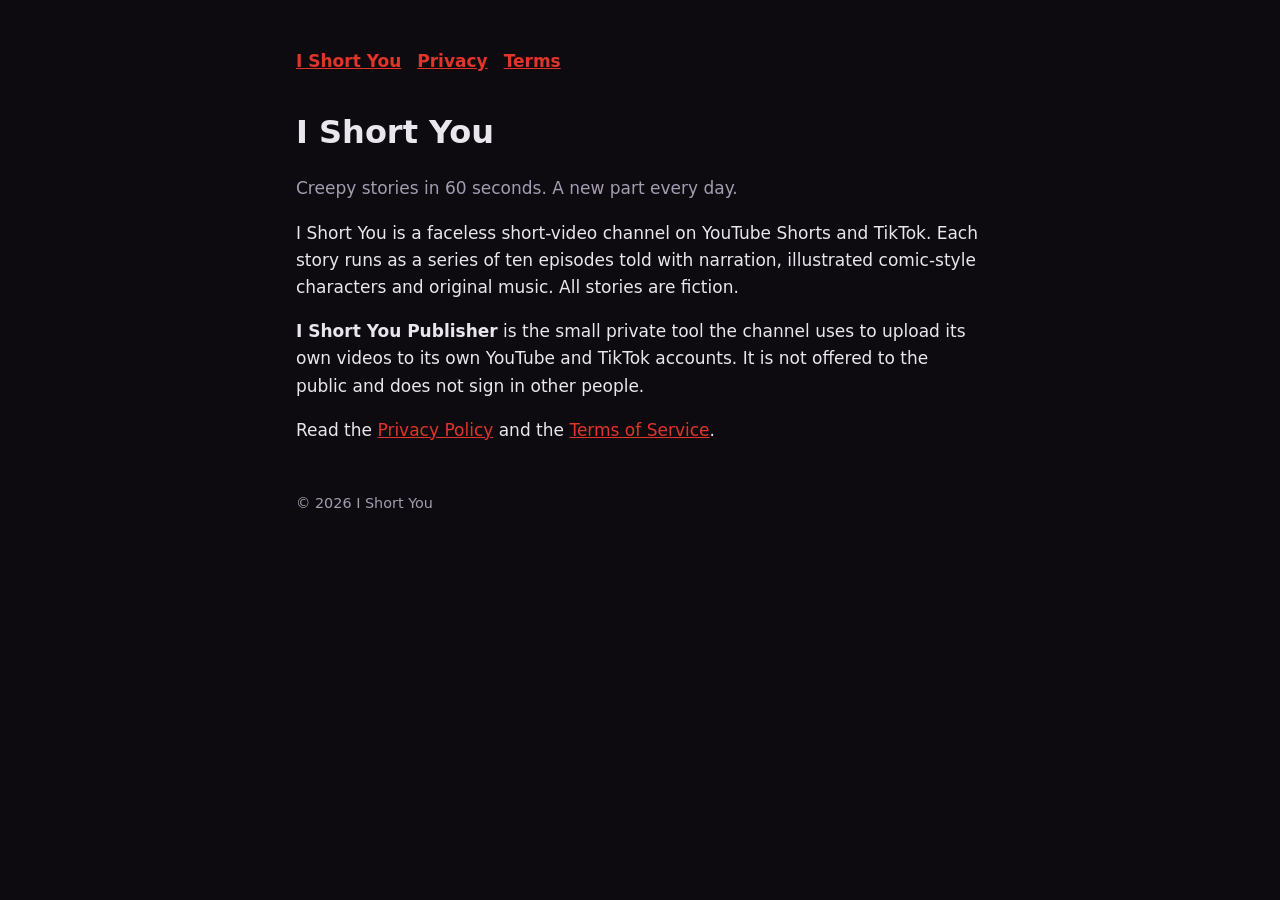
<file: index.html>
<!doctype html><html lang="en"><head><meta charset="utf-8"><meta name="viewport" content="width=device-width,initial-scale=1"><title>I Short You</title><link rel="stylesheet" href="/style.css"></head><body><main><nav><a href="/">I Short You</a><a href="/privacy.html">Privacy</a><a href="/terms.html">Terms</a></nav>
<h1>I Short You</h1>
<p class="muted">Creepy stories in 60 seconds. A new part every day.</p>
<p>I Short You is a faceless short-video channel on YouTube Shorts and TikTok. Each story runs as a series of ten episodes told with narration, illustrated comic-style characters and original music. All stories are fiction.</p>
<p><strong>I Short You Publisher</strong> is the small private tool the channel uses to upload its own videos to its own YouTube and TikTok accounts. It is not offered to the public and does not sign in other people.</p>
<p>Read the <a href="/privacy.html">Privacy Policy</a> and the <a href="/terms.html">Terms of Service</a>.</p>
<footer>© 2026 I Short You</footer></main></body></html>
</file>
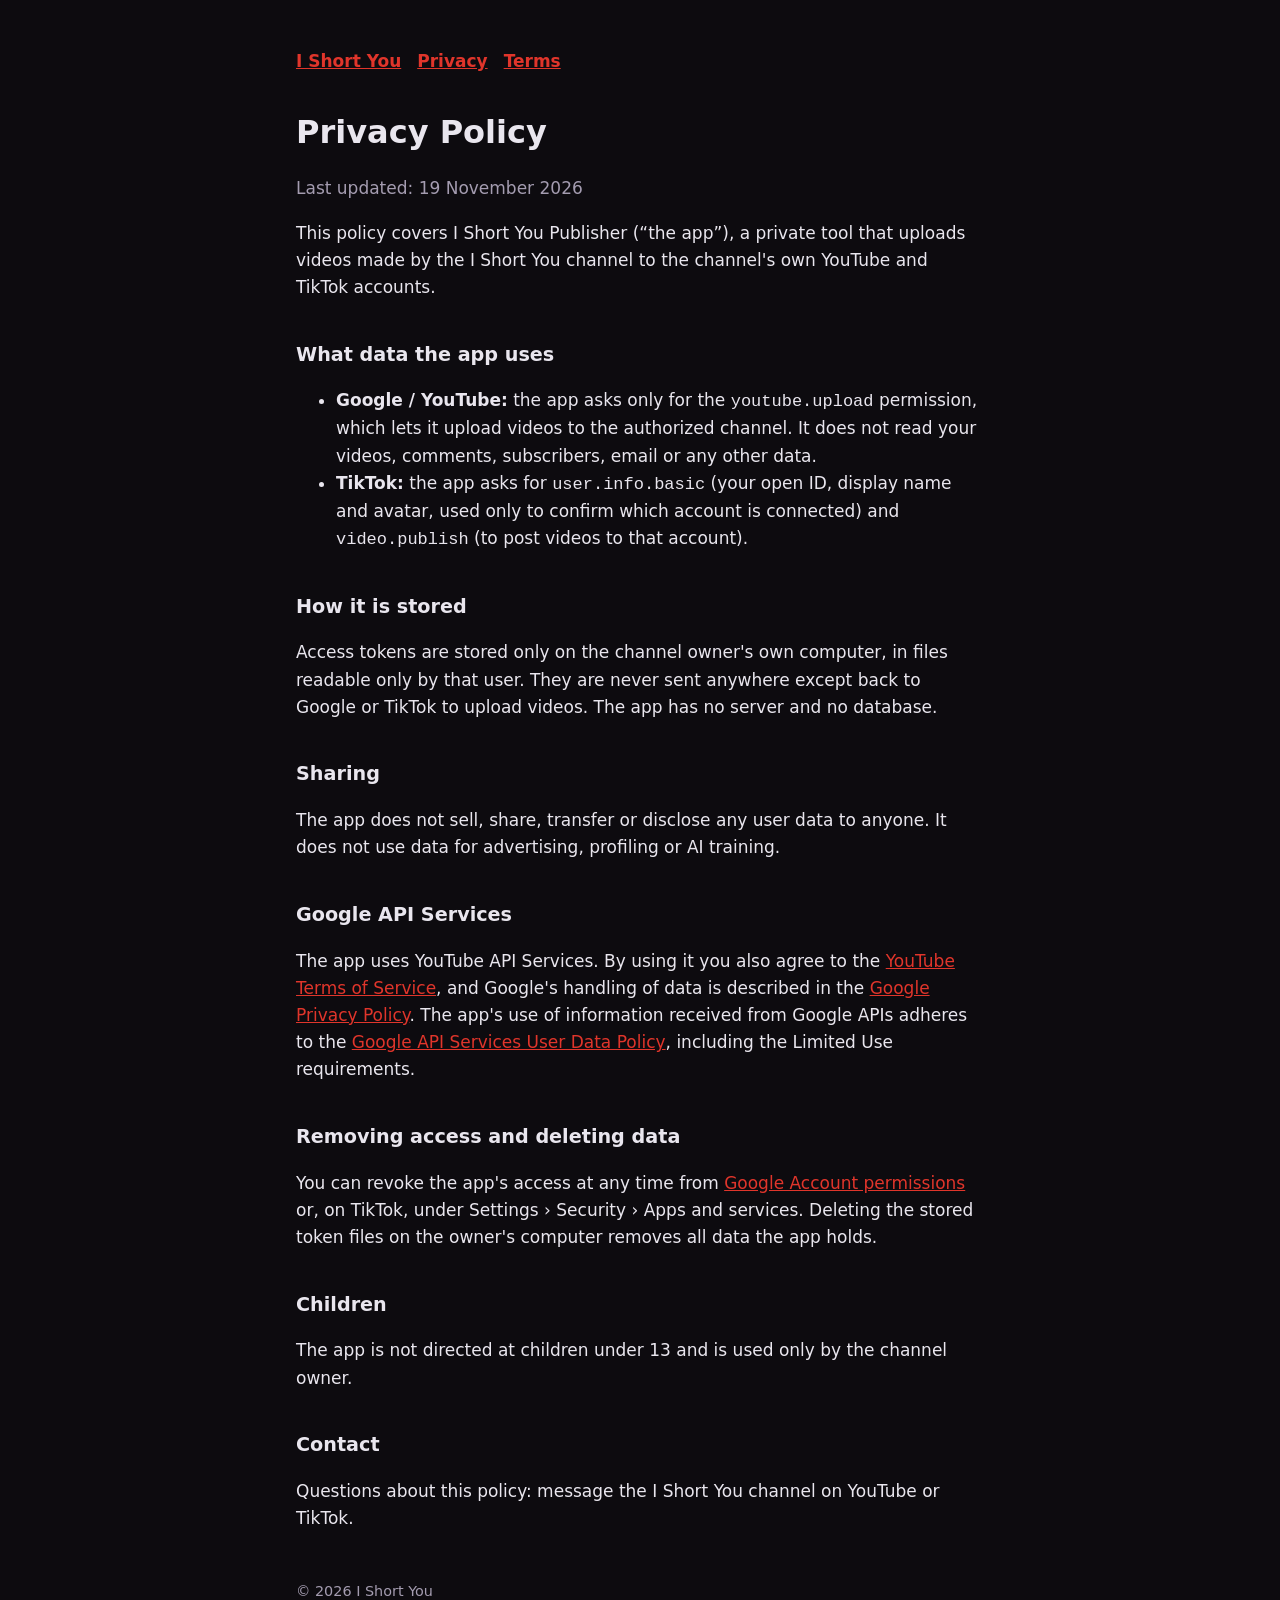
<file: privacy.html>
<!doctype html><html lang="en"><head><meta charset="utf-8"><meta name="viewport" content="width=device-width,initial-scale=1"><title>Privacy Policy · I Short You</title><link rel="stylesheet" href="/style.css"></head><body><main><nav><a href="/">I Short You</a><a href="/privacy.html">Privacy</a><a href="/terms.html">Terms</a></nav>
<h1>Privacy Policy</h1>
<p class="muted">Last updated: 19 November 2026</p>
<p>This policy covers I Short You Publisher (“the app”), a private tool that uploads videos made by the I Short You channel to the channel's own YouTube and TikTok accounts.</p>
<h2>What data the app uses</h2>
<ul>
<li><strong>Google / YouTube:</strong> the app asks only for the <code>youtube.upload</code> permission, which lets it upload videos to the authorized channel. It does not read your videos, comments, subscribers, email or any other data.</li>
<li><strong>TikTok:</strong> the app asks for <code>user.info.basic</code> (your open ID, display name and avatar, used only to confirm which account is connected) and <code>video.publish</code> (to post videos to that account).</li>
</ul>
<h2>How it is stored</h2>
<p>Access tokens are stored only on the channel owner's own computer, in files readable only by that user. They are never sent anywhere except back to Google or TikTok to upload videos. The app has no server and no database.</p>
<h2>Sharing</h2>
<p>The app does not sell, share, transfer or disclose any user data to anyone. It does not use data for advertising, profiling or AI training.</p>
<h2>Google API Services</h2>
<p>The app uses YouTube API Services. By using it you also agree to the <a href="https://www.youtube.com/t/terms">YouTube Terms of Service</a>, and Google's handling of data is described in the <a href="https://policies.google.com/privacy">Google Privacy Policy</a>. The app's use of information received from Google APIs adheres to the <a href="https://developers.google.com/terms/api-services-user-data-policy">Google API Services User Data Policy</a>, including the Limited Use requirements.</p>
<h2>Removing access and deleting data</h2>
<p>You can revoke the app's access at any time from <a href="https://myaccount.google.com/permissions">Google Account permissions</a> or, on TikTok, under Settings › Security › Apps and services. Deleting the stored token files on the owner's computer removes all data the app holds.</p>
<h2>Children</h2>
<p>The app is not directed at children under 13 and is used only by the channel owner.</p>
<h2>Contact</h2>
<p>Questions about this policy: message the I Short You channel on YouTube or TikTok.</p>
<footer>© 2026 I Short You</footer></main></body></html>
</file>
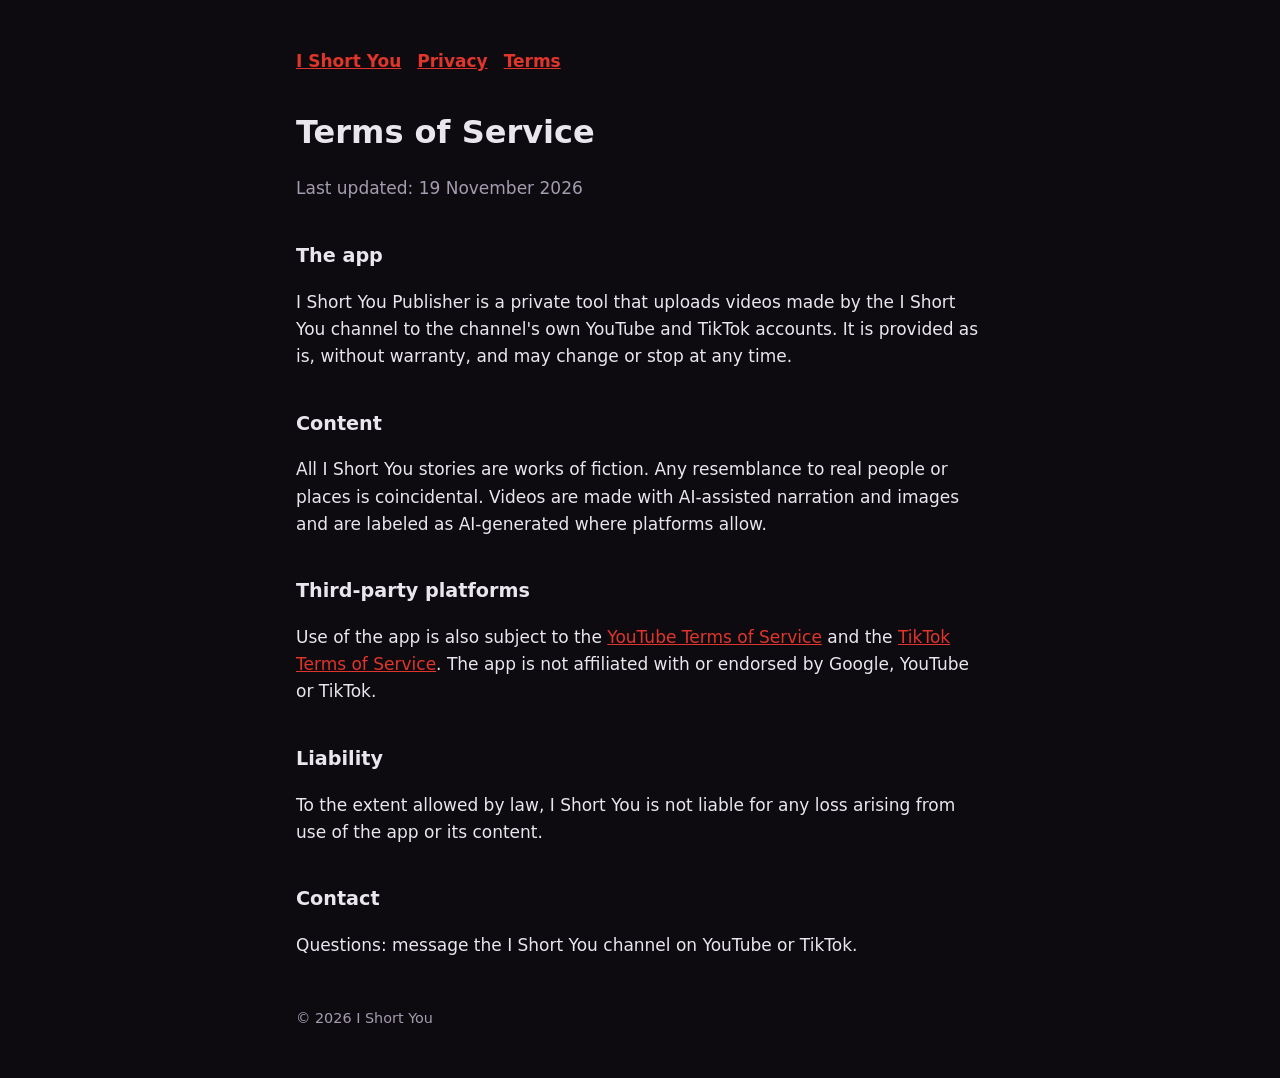
<file: terms.html>
<!doctype html><html lang="en"><head><meta charset="utf-8"><meta name="viewport" content="width=device-width,initial-scale=1"><title>Terms of Service · I Short You</title><link rel="stylesheet" href="/style.css"></head><body><main><nav><a href="/">I Short You</a><a href="/privacy.html">Privacy</a><a href="/terms.html">Terms</a></nav>
<h1>Terms of Service</h1>
<p class="muted">Last updated: 19 November 2026</p>
<h2>The app</h2>
<p>I Short You Publisher is a private tool that uploads videos made by the I Short You channel to the channel's own YouTube and TikTok accounts. It is provided as is, without warranty, and may change or stop at any time.</p>
<h2>Content</h2>
<p>All I Short You stories are works of fiction. Any resemblance to real people or places is coincidental. Videos are made with AI-assisted narration and images and are labeled as AI-generated where platforms allow.</p>
<h2>Third-party platforms</h2>
<p>Use of the app is also subject to the <a href="https://www.youtube.com/t/terms">YouTube Terms of Service</a> and the <a href="https://www.tiktok.com/legal/terms-of-service">TikTok Terms of Service</a>. The app is not affiliated with or endorsed by Google, YouTube or TikTok.</p>
<h2>Liability</h2>
<p>To the extent allowed by law, I Short You is not liable for any loss arising from use of the app or its content.</p>
<h2>Contact</h2>
<p>Questions: message the I Short You channel on YouTube or TikTok.</p>
<footer>© 2026 I Short You</footer></main></body></html>
</file>
<file: style.css>
:root{--bg:#0d0b0f;--fg:#e9e6ee;--muted:#a49cb0;--accent:#e0352b}
*{box-sizing:border-box}body{margin:0;background:var(--bg);color:var(--fg);font:17px/1.6 -apple-system,system-ui,Segoe UI,Roboto,sans-serif}
main{max-width:720px;margin:0 auto;padding:48px 16px}
h1{font-size:2rem;margin:0 0 8px}h2{font-size:1.2rem;margin-top:2em}
a{color:var(--accent)}.muted{color:var(--muted)}
nav{display:flex;gap:16px;margin-bottom:32px;font-weight:600}
footer{margin-top:48px;color:var(--muted);font-size:.9rem}
</file>
